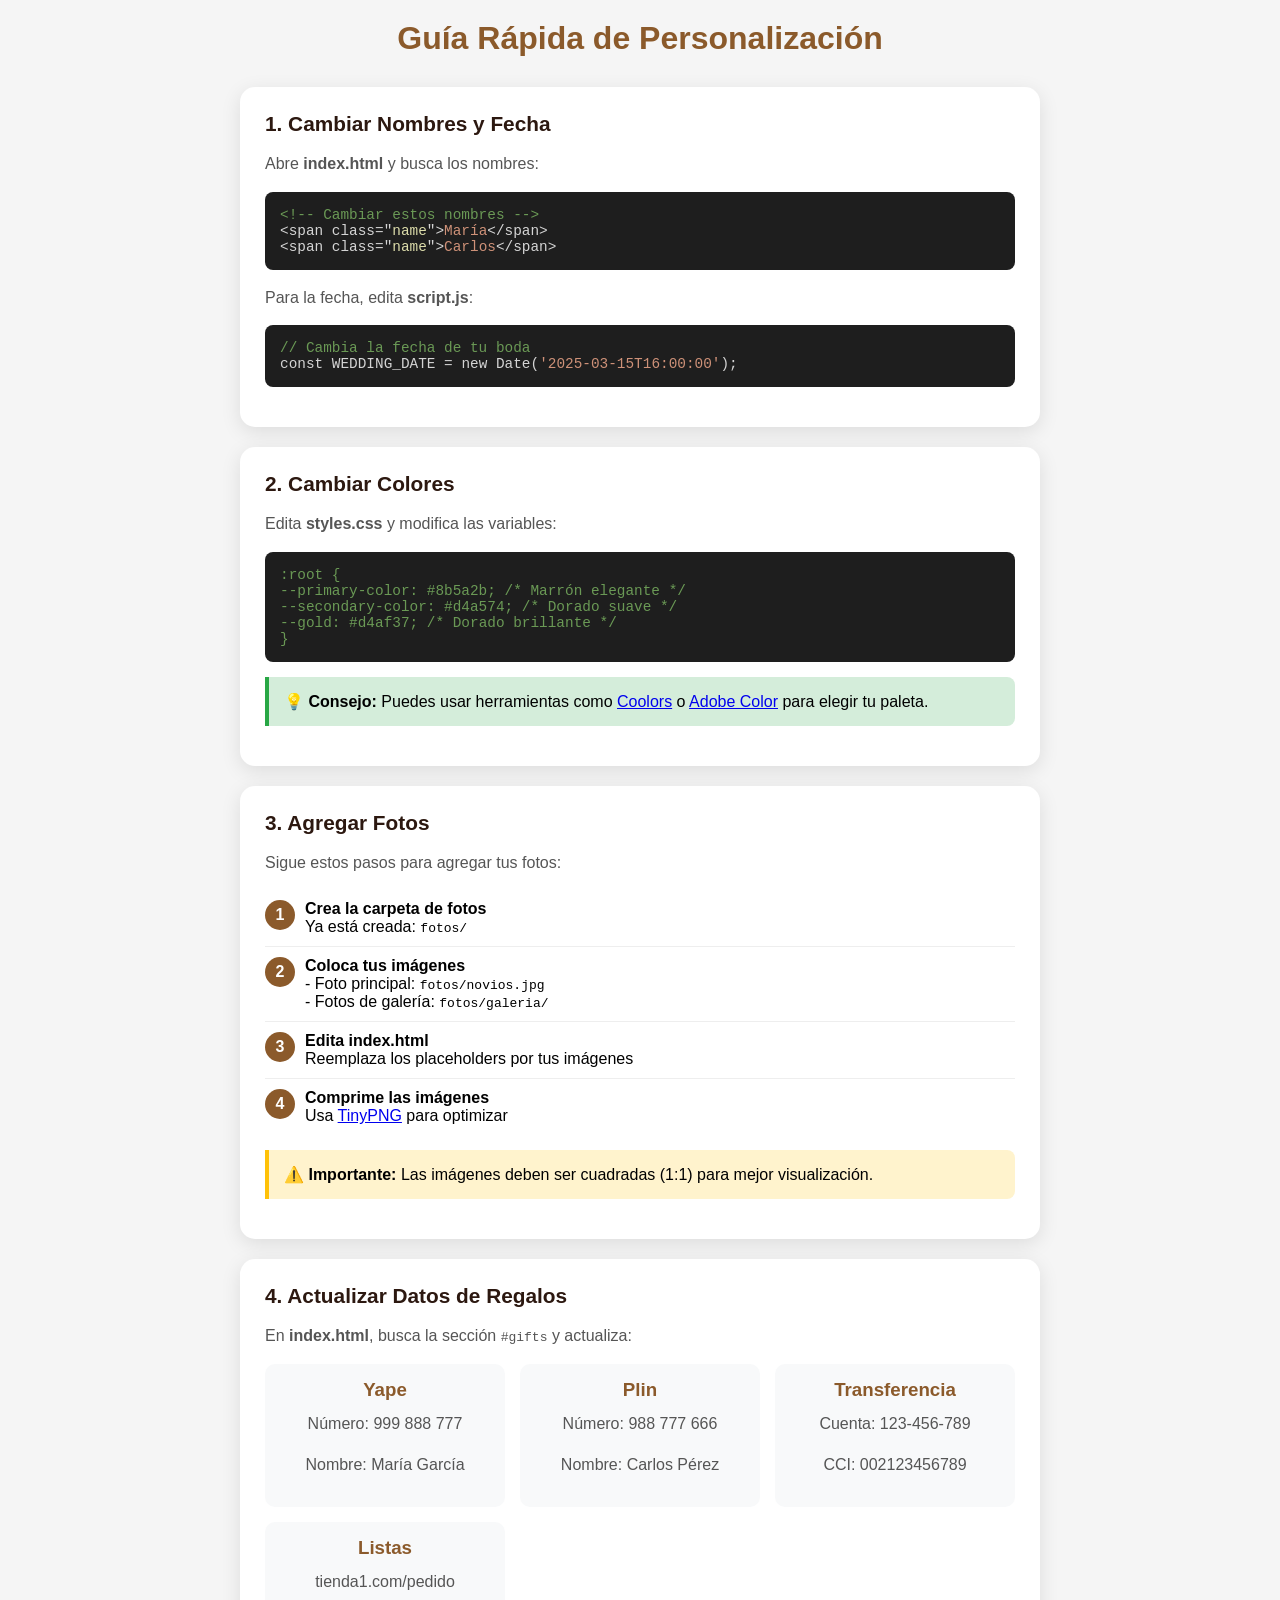
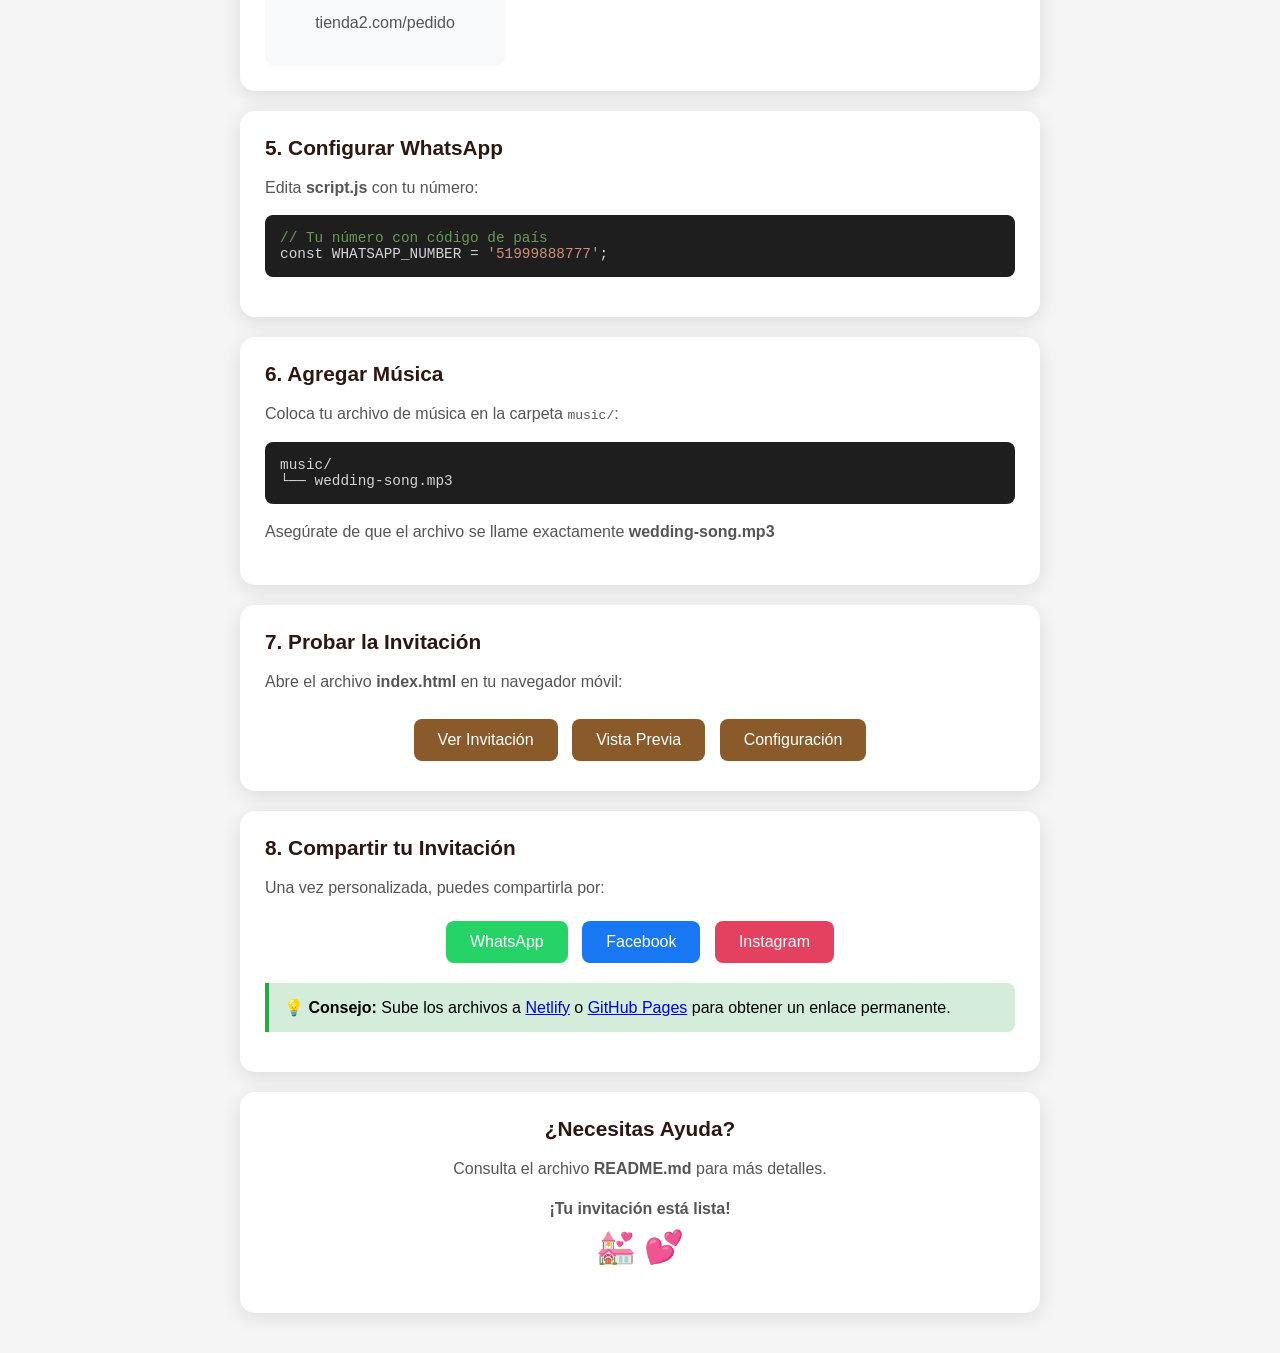
<file: guia.html>
<!DOCTYPE html>
<html lang="es">
<head>
    <meta charset="UTF-8">
    <meta name="viewport" content="width=device-width, initial-scale=1.0">
    <title>Guía Rápida - Invitación de Boda</title>
    <style>
        * { margin: 0; padding: 0; box-sizing: border-box; }
        body {
            font-family: 'Segoe UI', sans-serif;
            background: #f5f5f5;
            padding: 20px;
        }
        .container {
            max-width: 800px;
            margin: 0 auto;
        }
        h1 {
            color: #8b5a2b;
            text-align: center;
            margin-bottom: 30px;
        }
        .card {
            background: white;
            border-radius: 15px;
            padding: 25px;
            margin-bottom: 20px;
            box-shadow: 0 5px 20px rgba(0,0,0,0.1);
        }
        .card h2 {
            color: #2c1810;
            margin-bottom: 15px;
            font-size: 1.3rem;
        }
        .card p {
            color: #555;
            line-height: 1.6;
            margin-bottom: 15px;
        }
        .code {
            background: #1e1e1e;
            color: #d4d4d4;
            padding: 15px;
            border-radius: 8px;
            font-family: 'Consolas', monospace;
            font-size: 0.9rem;
            overflow-x: auto;
            margin-bottom: 15px;
        }
        .highlight {
            color: #dcdcaa;
        }
        .string {
            color: #ce9178;
        }
        .comment {
            color: #6a9955;
        }
        .steps {
            list-style: none;
            counter-reset: step;
        }
        .steps li {
            counter-increment: step;
            padding: 10px 0 10px 40px;
            position: relative;
            border-bottom: 1px solid #eee;
        }
        .steps li::before {
            content: counter(step);
            position: absolute;
            left: 0;
            width: 30px;
            height: 30px;
            background: #8b5a2b;
            color: white;
            border-radius: 50%;
            display: flex;
            align-items: center;
            justify-content: center;
            font-weight: bold;
        }
        .steps li:last-child {
            border-bottom: none;
        }
        .btn {
            display: inline-block;
            padding: 12px 24px;
            background: #8b5a2b;
            color: white;
            text-decoration: none;
            border-radius: 8px;
            margin: 5px;
            transition: background 0.3s;
        }
        .btn:hover {
            background: #6d4720;
        }
        .grid {
            display: grid;
            grid-template-columns: repeat(auto-fit, minmax(200px, 1fr));
            gap: 15px;
        }
        .grid-item {
            background: #f8f9fa;
            padding: 15px;
            border-radius: 10px;
            text-align: center;
        }
        .grid-item h3 {
            color: #8b5a2b;
            margin-bottom: 10px;
        }
        .warning {
            background: #fff3cd;
            border-left: 4px solid #ffc107;
            padding: 15px;
            border-radius: 0 8px 8px 0;
            margin: 15px 0;
        }
        .success {
            background: #d4edda;
            border-left: 4px solid #28a745;
            padding: 15px;
            border-radius: 0 8px 8px 0;
            margin: 15px 0;
        }
    </style>
</head>
<body>
    <div class="container">
        <h1>Guía Rápida de Personalización</h1>
        
        <div class="card">
            <h2>1. Cambiar Nombres y Fecha</h2>
            <p>Abre <strong>index.html</strong> y busca los nombres:</p>
            <div class="code">
                <span class="comment">&lt;!-- Cambiar estos nombres --&gt;</span><br>
                &lt;span class="<span class="highlight">name</span>"&gt;<span class="string">María</span>&lt;/span&gt;<br>
                &lt;span class="<span class="highlight">name</span>"&gt;<span class="string">Carlos</span>&lt;/span&gt;
            </div>
            <p>Para la fecha, edita <strong>script.js</strong>:</p>
            <div class="code">
                <span class="comment">// Cambia la fecha de tu boda</span><br>
                <span class="keyword">const</span> WEDDING_DATE = <span class="keyword">new</span> Date(<span class="string">'2025-03-15T16:00:00'</span>);
            </div>
        </div>
        
        <div class="card">
            <h2>2. Cambiar Colores</h2>
            <p>Edita <strong>styles.css</strong> y modifica las variables:</p>
            <div class="code">
                <span class="comment">:root {</span><br>
                <span class="comment">  --primary-color: #8b5a2b;</span> <span class="comment">/* Marrón elegante */</span><br>
                <span class="comment">  --secondary-color: #d4a574;</span> <span class="comment">/* Dorado suave */</span><br>
                <span class="comment">  --gold: #d4af37;</span> <span class="comment">/* Dorado brillante */</span><br>
                <span class="comment">}</span>
            </div>
            
            <div class="success">
                <strong>💡 Consejo:</strong> Puedes usar herramientas como <a href="https://coolors.co" target="_blank">Coolors</a> o <a href="https://color.adobe.com" target="_blank">Adobe Color</a> para elegir tu paleta.
            </div>
        </div>
        
        <div class="card">
            <h2>3. Agregar Fotos</h2>
            <p>Sigue estos pasos para agregar tus fotos:</p>
            <ol class="steps">
                <li>
                    <strong>Crea la carpeta de fotos</strong><br>
                    Ya está creada: <code>fotos/</code>
                </li>
                <li>
                    <strong>Coloca tus imágenes</strong><br>
                    - Foto principal: <code>fotos/novios.jpg</code><br>
                    - Fotos de galería: <code>fotos/galeria/</code>
                </li>
                <li>
                    <strong>Edita index.html</strong><br>
                    Reemplaza los placeholders por tus imágenes
                </li>
                <li>
                    <strong>Comprime las imágenes</strong><br>
                    Usa <a href="https://tinypng.com" target="_blank">TinyPNG</a> para optimizar
                </li>
            </ol>
            
            <div class="warning">
                <strong>⚠️ Importante:</strong> Las imágenes deben ser cuadradas (1:1) para mejor visualización.
            </div>
        </div>
        
        <div class="card">
            <h2>4. Actualizar Datos de Regalos</h2>
            <p>En <strong>index.html</strong>, busca la sección <code>#gifts</code> y actualiza:</p>
            <div class="grid">
                <div class="grid-item">
                    <h3>Yape</h3>
                    <p>Número: 999 888 777</p>
                    <p>Nombre: María García</p>
                </div>
                <div class="grid-item">
                    <h3>Plin</h3>
                    <p>Número: 988 777 666</p>
                    <p>Nombre: Carlos Pérez</p>
                </div>
                <div class="grid-item">
                    <h3>Transferencia</h3>
                    <p>Cuenta: 123-456-789</p>
                    <p>CCI: 002123456789</p>
                </div>
                <div class="grid-item">
                    <h3>Listas</h3>
                    <p>tienda1.com/pedido</p>
                    <p>tienda2.com/pedido</p>
                </div>
            </div>
        </div>
        
        <div class="card">
            <h2>5. Configurar WhatsApp</h2>
            <p>Edita <strong>script.js</strong> con tu número:</p>
            <div class="code">
                <span class="comment">// Tu número con código de país</span><br>
                <span class="keyword">const</span> WHATSAPP_NUMBER = <span class="string">'51999888777'</span>;
            </div>
        </div>
        
        <div class="card">
            <h2>6. Agregar Música</h2>
            <p>Coloca tu archivo de música en la carpeta <code>music/</code>:</p>
            <div class="code">
                music/<br>
                └── wedding-song.mp3
            </div>
            <p>Asegúrate de que el archivo se llame exactamente <strong>wedding-song.mp3</strong></p>
        </div>
        
        <div class="card">
            <h2>7. Probar la Invitación</h2>
            <p>Abre el archivo <strong>index.html</strong> en tu navegador móvil:</p>
            
            <div style="text-align: center; margin-top: 20px;">
                <a href="index.html" class="btn">Ver Invitación</a>
                <a href="preview.html" class="btn">Vista Previa</a>
                <a href="config.json" class="btn">Configuración</a>
            </div>
        </div>
        
        <div class="card">
            <h2>8. Compartir tu Invitación</h2>
            <p>Una vez personalizada, puedes compartirla por:</p>
            <div style="text-align: center; margin-top: 15px;">
                <div class="btn" style="background: #25d366;">WhatsApp</div>
                <div class="btn" style="background: #1877f2;">Facebook</div>
                <div class="btn" style="background: #e4405f;">Instagram</div>
            </div>
            
            <div class="success">
                <strong>💡 Consejo:</strong> Sube los archivos a <a href="https://netlify.com" target="_blank">Netlify</a> o <a href="https://pages.github.com" target="_blank">GitHub Pages</a> para obtener un enlace permanente.
            </div>
        </div>
        
        <div class="card" style="text-align: center;">
            <h2>¿Necesitas Ayuda?</h2>
            <p>Consulta el archivo <strong>README.md</strong> para más detalles.</p>
            <p style="margin-top: 15px;">
                <strong>¡Tu invitación está lista!</strong><br>
                <span style="font-size: 2rem;">💒 💕</span>
            </p>
        </div>
    </div>
</body>
</html>
</file>
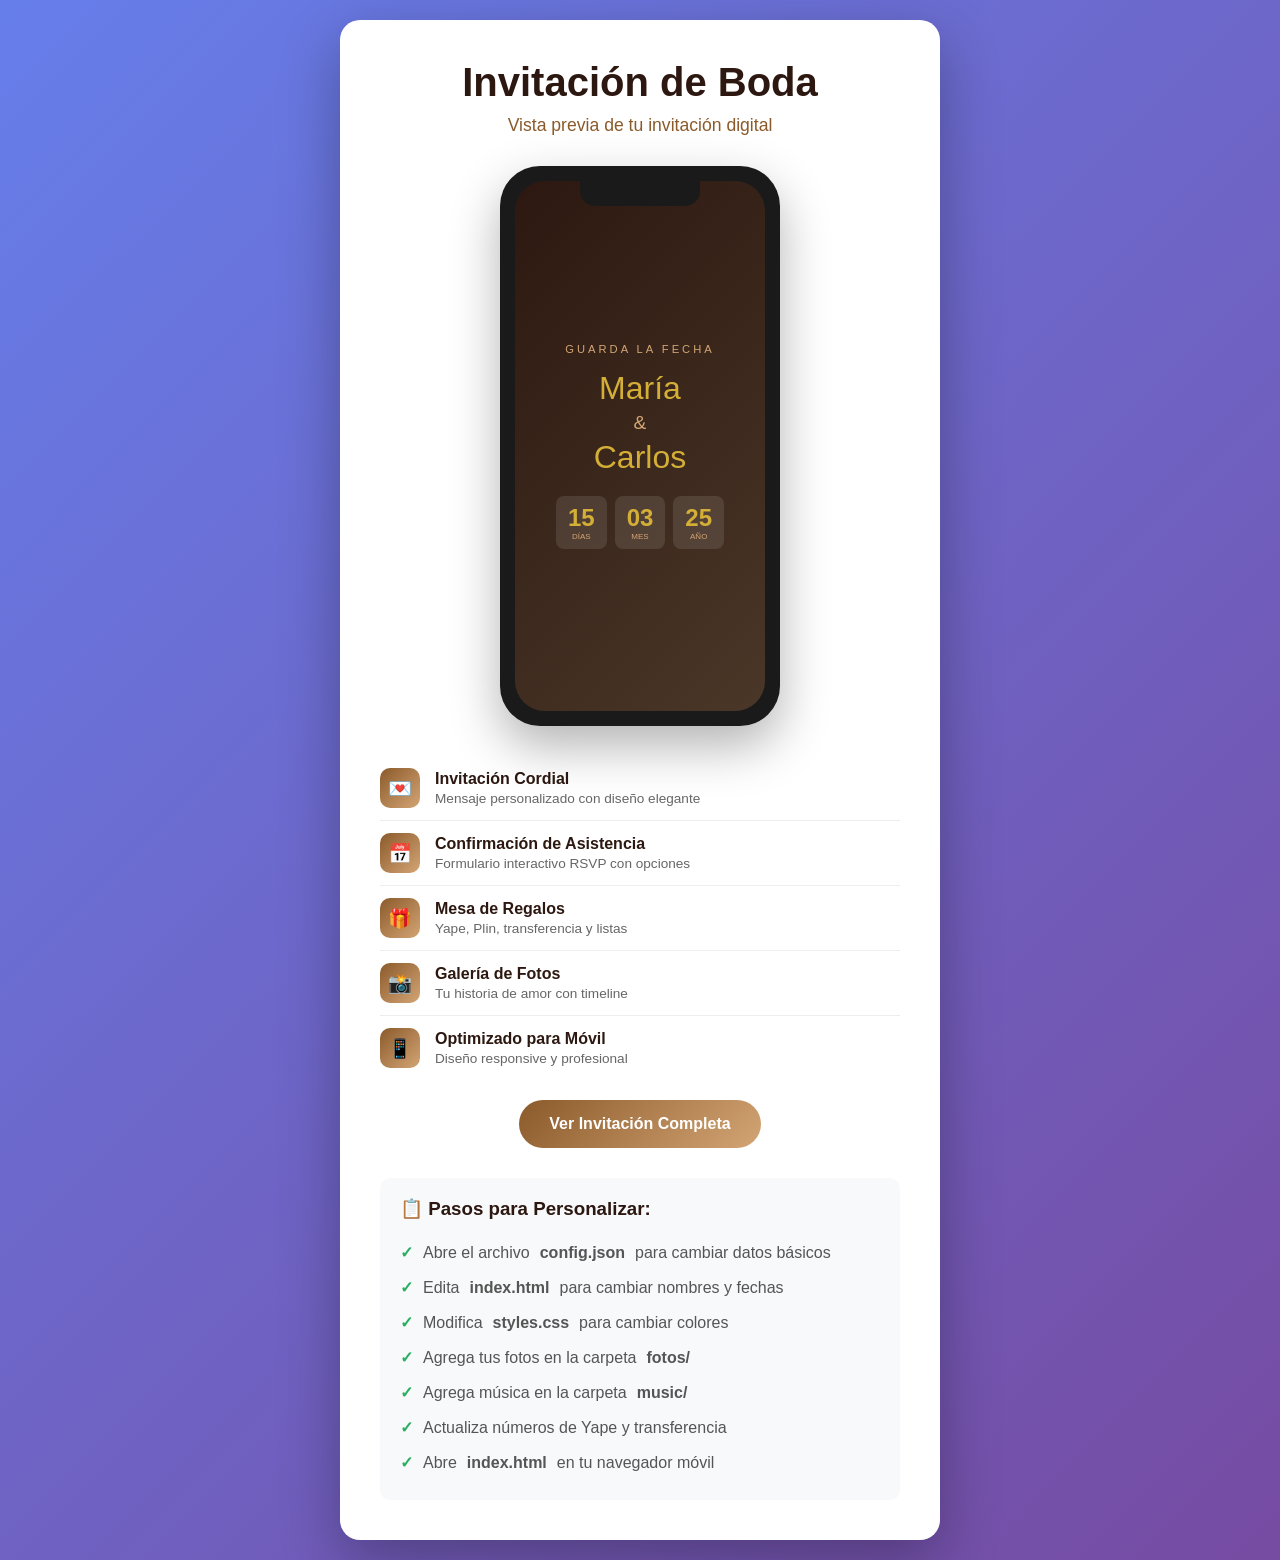
<file: preview.html>
<!DOCTYPE html>
<html lang="es">
<head>
    <meta charset="UTF-8">
    <meta name="viewport" content="width=device-width, initial-scale=1.0">
    <title>Vista Previa - Invitación de Boda</title>
    <style>
        * {
            margin: 0;
            padding: 0;
            box-sizing: border-box;
        }
        
        body {
            font-family: 'Segoe UI', Tahoma, Geneva, Verdana, sans-serif;
            background: linear-gradient(135deg, #667eea 0%, #764ba2 100%);
            min-height: 100vh;
            display: flex;
            align-items: center;
            justify-content: center;
            padding: 20px;
        }
        
        .container {
            background: white;
            border-radius: 20px;
            padding: 40px;
            max-width: 600px;
            width: 100%;
            box-shadow: 0 20px 60px rgba(0,0,0,0.3);
            text-align: center;
        }
        
        h1 {
            color: #2c1810;
            font-size: 2.5rem;
            margin-bottom: 10px;
        }
        
        .subtitle {
            color: #8b5a2b;
            font-size: 1.1rem;
            margin-bottom: 30px;
        }
        
        .phone-mockup {
            width: 280px;
            height: 560px;
            background: #1a1a1a;
            border-radius: 40px;
            margin: 0 auto 30px;
            padding: 15px;
            box-shadow: 0 20px 50px rgba(0,0,0,0.3);
            position: relative;
        }
        
        .phone-screen {
            width: 100%;
            height: 100%;
            background: linear-gradient(135deg, #2c1810 0%, #4a3728 100%);
            border-radius: 30px;
            overflow: hidden;
            display: flex;
            flex-direction: column;
            align-items: center;
            justify-content: center;
            color: white;
            padding: 20px;
        }
        
        .phone-notch {
            position: absolute;
            top: 15px;
            left: 50%;
            transform: translateX(-50%);
            width: 120px;
            height: 25px;
            background: #1a1a1a;
            border-radius: 0 0 15px 15px;
            z-index: 10;
        }
        
        .phone-content {
            text-align: center;
        }
        
        .save-date {
            font-size: 0.7rem;
            letter-spacing: 3px;
            text-transform: uppercase;
            color: #d4a574;
            margin-bottom: 15px;
        }
        
        .names {
            font-size: 2rem;
            color: #d4af37;
            margin-bottom: 5px;
        }
        
        .ampersand {
            font-size: 1.2rem;
            color: #d4a574;
            margin-bottom: 5px;
        }
        
        .date-display {
            display: flex;
            gap: 8px;
            margin-top: 20px;
        }
        
        .date-box {
            background: rgba(255,255,255,0.1);
            padding: 8px 12px;
            border-radius: 8px;
        }
        
        .date-number {
            font-size: 1.5rem;
            font-weight: bold;
            color: #d4af37;
        }
        
        .date-label {
            font-size: 0.5rem;
            color: #d4a574;
            text-transform: uppercase;
        }
        
        .features {
            text-align: left;
            margin-top: 20px;
        }
        
        .feature {
            display: flex;
            align-items: center;
            gap: 15px;
            padding: 12px 0;
            border-bottom: 1px solid #eee;
        }
        
        .feature:last-child {
            border-bottom: none;
        }
        
        .feature-icon {
            width: 40px;
            height: 40px;
            background: linear-gradient(135deg, #8b5a2b, #d4a574);
            border-radius: 10px;
            display: flex;
            align-items: center;
            justify-content: center;
            color: white;
            font-size: 1.2rem;
        }
        
        .feature-text h3 {
            color: #2c1810;
            font-size: 1rem;
            margin-bottom: 3px;
        }
        
        .feature-text p {
            color: #666;
            font-size: 0.85rem;
        }
        
        .btn {
            display: inline-block;
            padding: 15px 30px;
            background: linear-gradient(135deg, #8b5a2b, #d4a574);
            color: white;
            text-decoration: none;
            border-radius: 30px;
            font-size: 1rem;
            font-weight: 600;
            margin-top: 20px;
            transition: transform 0.3s ease;
        }
        
        .btn:hover {
            transform: scale(1.05);
        }
        
        .instructions {
            margin-top: 30px;
            padding: 20px;
            background: #f8f9fa;
            border-radius: 10px;
            text-align: left;
        }
        
        .instructions h3 {
            color: #2c1810;
            margin-bottom: 15px;
        }
        
        .instructions ul {
            list-style: none;
        }
        
        .instructions li {
            padding: 8px 0;
            color: #555;
            display: flex;
            align-items: center;
            gap: 10px;
        }
        
        .instructions li::before {
            content: "✓";
            color: #27ae60;
            font-weight: bold;
        }
    </style>
</head>
<body>
    <div class="container">
        <h1>Invitación de Boda</h1>
        <p class="subtitle">Vista previa de tu invitación digital</p>
        
        <div class="phone-mockup">
            <div class="phone-notch"></div>
            <div class="phone-screen">
                <div class="phone-content">
                    <p class="save-date">Guarda la Fecha</p>
                    <div class="names">María</div>
                    <div class="ampersand">&</div>
                    <div class="names">Carlos</div>
                    
                    <div class="date-display">
                        <div class="date-box">
                            <div class="date-number">15</div>
                            <div class="date-label">Días</div>
                        </div>
                        <div class="date-box">
                            <div class="date-number">03</div>
                            <div class="date-label">Mes</div>
                        </div>
                        <div class="date-box">
                            <div class="date-number">25</div>
                            <div class="date-label">Año</div>
                        </div>
                    </div>
                </div>
            </div>
        </div>
        
        <div class="features">
            <div class="feature">
                <div class="feature-icon">💌</div>
                <div class="feature-text">
                    <h3>Invitación Cordial</h3>
                    <p>Mensaje personalizado con diseño elegante</p>
                </div>
            </div>
            
            <div class="feature">
                <div class="feature-icon">📅</div>
                <div class="feature-text">
                    <h3>Confirmación de Asistencia</h3>
                    <p>Formulario interactivo RSVP con opciones</p>
                </div>
            </div>
            
            <div class="feature">
                <div class="feature-icon">🎁</div>
                <div class="feature-text">
                    <h3>Mesa de Regalos</h3>
                    <p>Yape, Plin, transferencia y listas</p>
                </div>
            </div>
            
            <div class="feature">
                <div class="feature-icon">📸</div>
                <div class="feature-text">
                    <h3>Galería de Fotos</h3>
                    <p>Tu historia de amor con timeline</p>
                </div>
            </div>
            
            <div class="feature">
                <div class="feature-icon">📱</div>
                <div class="feature-text">
                    <h3>Optimizado para Móvil</h3>
                    <p>Diseño responsive y profesional</p>
                </div>
            </div>
        </div>
        
        <a href="index.html" class="btn">Ver Invitación Completa</a>
        
        <div class="instructions">
            <h3>📋 Pasos para Personalizar:</h3>
            <ul>
                <li>Abre el archivo <strong>config.json</strong> para cambiar datos básicos</li>
                <li>Edita <strong>index.html</strong> para cambiar nombres y fechas</li>
                <li>Modifica <strong>styles.css</strong> para cambiar colores</li>
                <li>Agrega tus fotos en la carpeta <strong>fotos/</strong></li>
                <li>Agrega música en la carpeta <strong>music/</strong></li>
                <li>Actualiza números de Yape y transferencia</li>
                <li>Abre <strong>index.html</strong> en tu navegador móvil</li>
            </ul>
        </div>
    </div>
</body>
</html>
</file>
